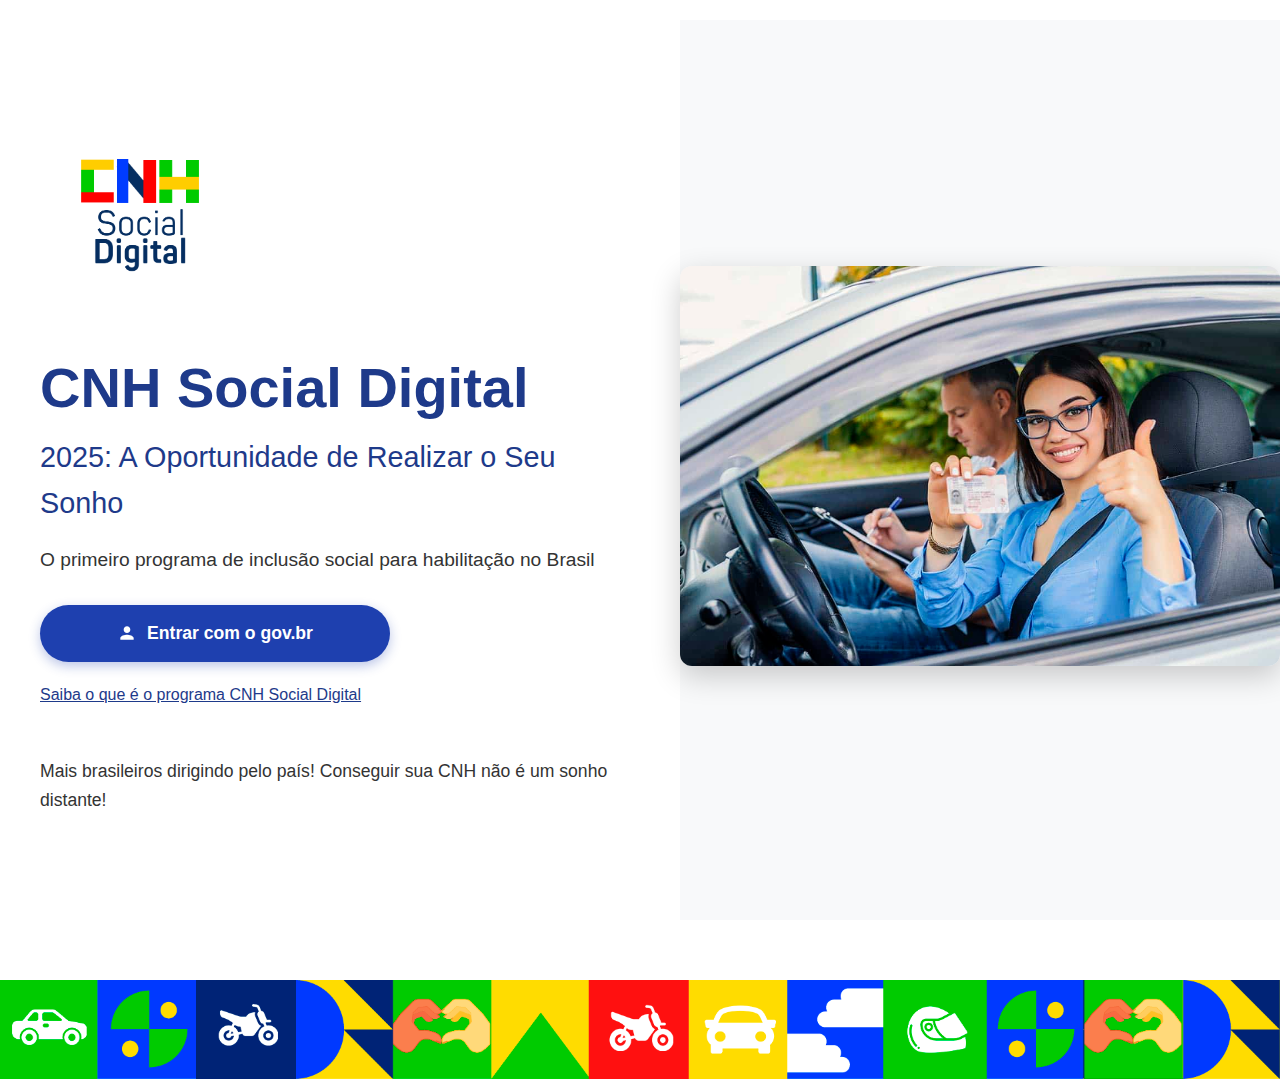
<file: pagina2.html>
<!DOCTYPE html>
<html lang="pt-BR">
<head>
    <meta charset="UTF-8">
    <meta name="viewport" content="width=device-width, initial-scale=1.0">
    <title>CNH Social Digital - 2025</title>
    <link rel="stylesheet" href="styles.css">
</head>
<body>


    <main>
        <div class="cnh-container">
                        <div class="cnh-left-section">
                <div class="cnh-logo">
                    <img src="transferir3.png" alt="CNH Social Digital" class="cnh-logo-image">
                </div>
                
                <h1 class="cnh-title">CNH Social Digital</h1>
                <h2 class="cnh-subtitle">2025: A Oportunidade de Realizar o Seu Sonho</h2>
                
                <p class="cnh-description">O primeiro programa de inclusão social para habilitação no Brasil</p>
                
                <button class="gov-btn" onclick="window.location.href='pagina3.html'">
                    <svg class="gov-icon" width="20" height="20" viewBox="0 0 24 24" fill="currentColor">
                        <path d="M12 12c2.21 0 4-1.79 4-4s-1.79-4-4-4-4 1.79-4 4 1.79 4 4 4zm0 2c-2.67 0-8 1.34-8 4v2h16v-2c0-2.66-5.33-4-8-4z"/>
                    </svg>
                    Entrar com o gov.br
                </button>
                
                <a href="#" class="info-link">Saiba o que é o programa CNH Social Digital</a>
                
                <p class="cnh-message">Mais brasileiros dirigindo pelo país! Conseguir sua CNH não é um sonho distante!</p>
            </div>
            
            <div class="cnh-right-section">
                <div class="cnh-image">
                    <img src="transferir2.png" alt="Mulher feliz com CNH" class="cnh-photo">
                </div>
            </div>
        </div>
        
    </main>

    <footer class="cnh-footer">
        <div class="footer-image">
            <img src="transferir.png" alt="Imagem do rodapé" class="footer-img">
        </div>
    </footer>

    <script src="script.js"></script>
</body>
</html>
</file>
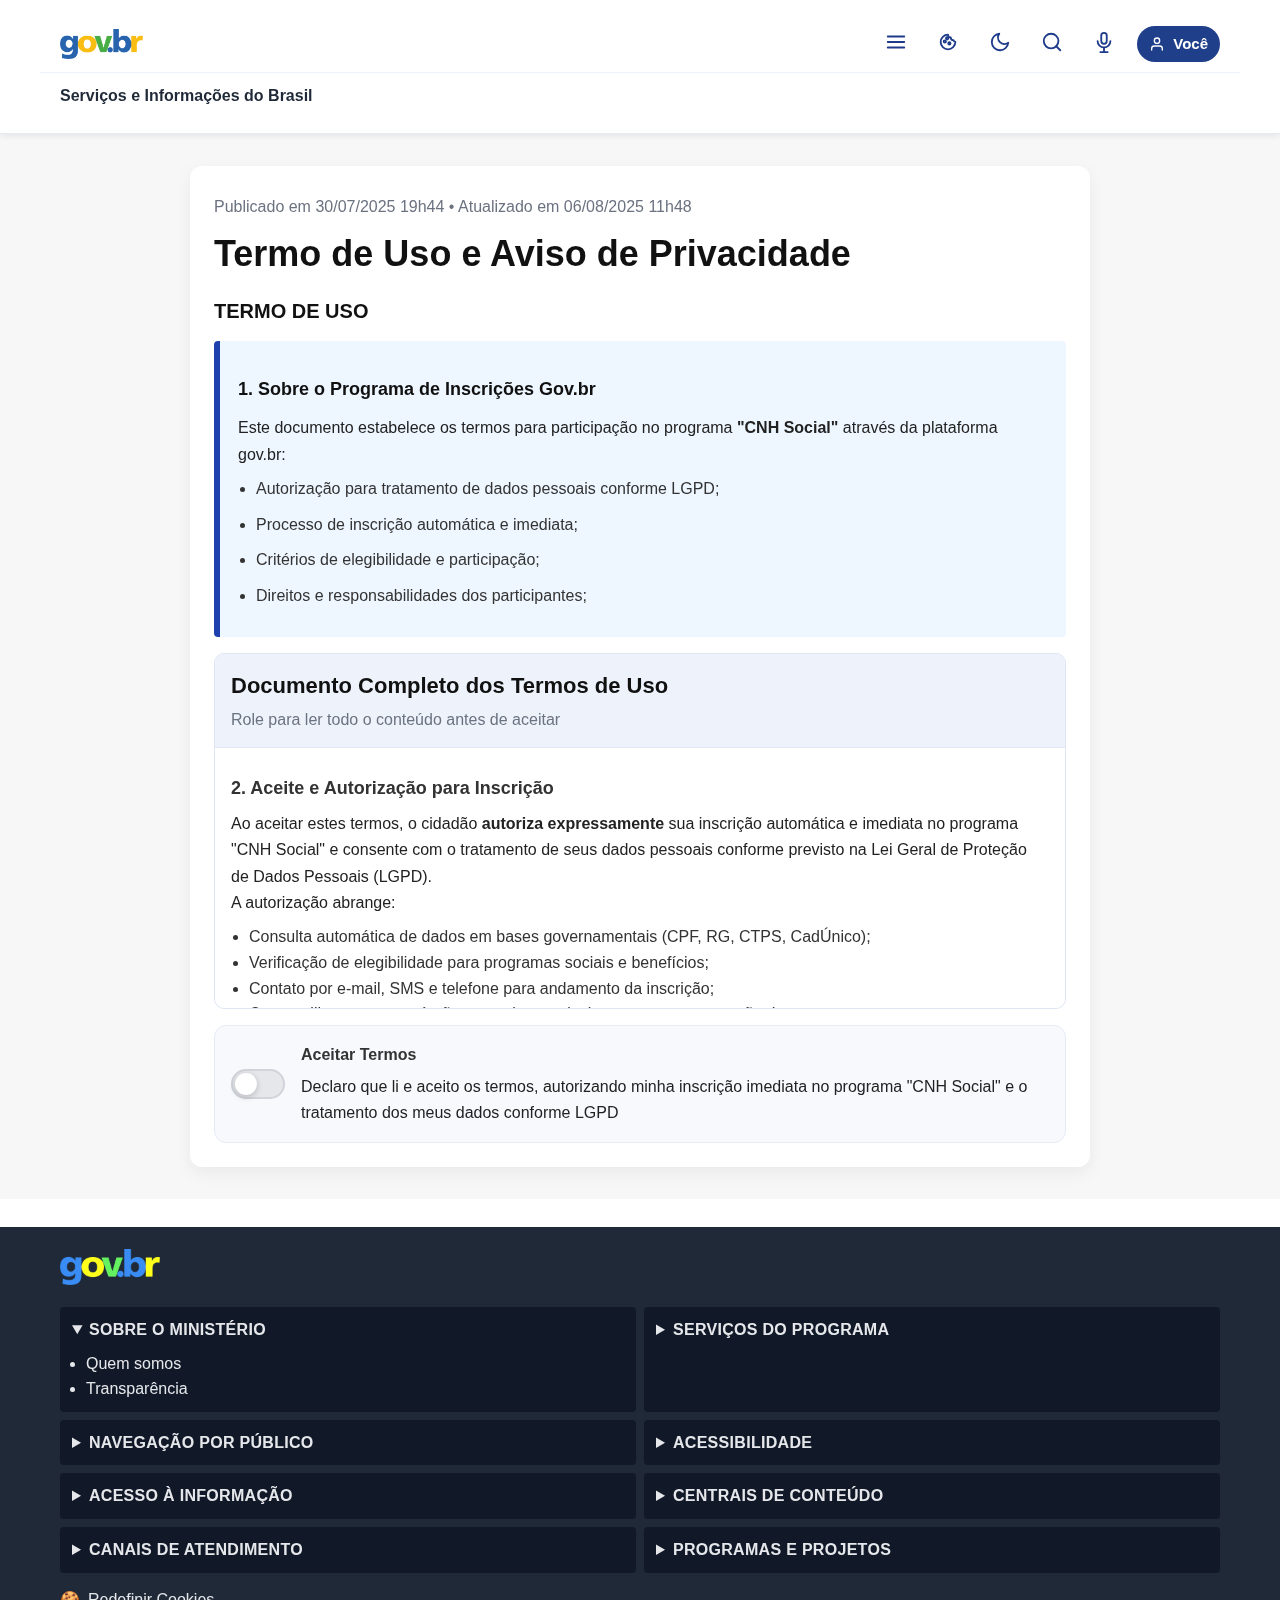
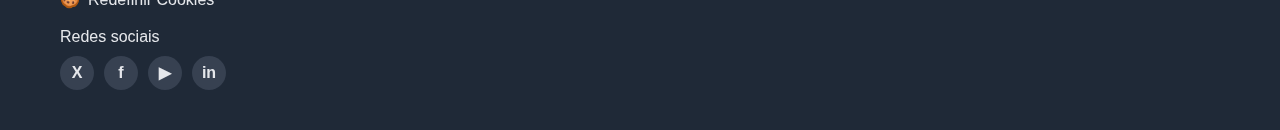
<file: pagina4.html>
<!DOCTYPE html>
<html lang="pt-BR">
<head>
  <meta charset="UTF-8" />
  <meta name="viewport" content="width=device-width, initial-scale=1.0" />
  <title>gov.br | CNH Social 2025</title>
  <link rel="stylesheet" href="styles.css" />
</head>
<body>
  <header class="gov-header-simple gov-header-fixed">
    <div class="gov-header-content">
      <div class="gov-logo-simple">
        <img src="Gov.br_logo.svg.webp" alt="gov.br" class="gov-logo-img" />
      </div>
      <nav class="gov-header-actions" aria-label="Ações do cabeçalho">
        <button class="icon-btn" aria-label="Menu">
          <svg viewBox="0 0 24 24" width="22" height="22" fill="none" stroke="currentColor" stroke-width="2" stroke-linecap="round" stroke-linejoin="round"><line x1="3" y1="6" x2="21" y2="6"></line><line x1="3" y1="12" x2="21" y2="12"></line><line x1="3" y1="18" x2="21" y2="18"></line></svg>
        </button>
        <button class="icon-btn" aria-label="Cookies">
          <svg viewBox="0 0 24 24" width="22" height="22" fill="none" stroke="currentColor" stroke-width="2" stroke-linecap="round" stroke-linejoin="round"><path d="M20 12a8 8 0 1 1-8-8 3 3 0 0 0 3 3 3 3 0 0 0 3 3 3 3 0 0 0 2 2z"></path><circle cx="8.5" cy="11.5" r="1.25"/><circle cx="11" cy="8" r="1.25"/><circle cx="13.5" cy="13.5" r="1.25"/></svg>
        </button>
        <button class="icon-btn" aria-label="Tema">
          <svg viewBox="0 0 24 24" width="22" height="22" fill="none" stroke="currentColor" stroke-width="2" stroke-linecap="round" stroke-linejoin="round"><path d="M21 12.79A9 9 0 1 1 11.21 3 7 7 0 0 0 21 12.79z"></path></svg>
        </button>
        <button class="icon-btn" aria-label="Busca">
          <svg viewBox="0 0 24 24" width="22" height="22" fill="none" stroke="currentColor" stroke-width="2" stroke-linecap="round" stroke-linejoin="round"><circle cx="11" cy="11" r="8"></circle><line x1="21" y1="21" x2="16.65" y2="16.65"></line></svg>
        </button>
        <button class="icon-btn" aria-label="Assistente de voz">
          <svg viewBox="0 0 24 24" width="22" height="22" fill="none" stroke="currentColor" stroke-width="2" stroke-linecap="round" stroke-linejoin="round"><path d="M12 14a3 3 0 0 0 3-3V5a3 3 0 0 0-6 0v6a3 3 0 0 0 3 3z"></path><path d="M19 11a7 7 0 0 1-14 0"></path><line x1="12" y1="19" x2="12" y2="23"></line><line x1="8" y1="23" x2="16" y2="23"></line></svg>
        </button>
        <button class="gov-profile-btn" aria-label="Conta gov.br"><svg viewBox="0 0 24 24" width="16" height="16" fill="none" stroke="currentColor" stroke-width="2" stroke-linecap="round" stroke-linejoin="round"><path d="M20 21v-2a4 4 0 0 0-4-4H8a4 4 0 0 0-4 4v2"></path><circle cx="12" cy="7" r="4"></circle></svg><span class="gov-user-name" id="govUserInline">Você</span></button>
      </nav>
    </div>
    <div class="gov-subhead">
      <span>Serviços e Informações do Brasil</span>
    </div>
  </header>

  <main class="gov-article">
    <div class="gov-article-container">
      <!-- Meta primeiro, logo abaixo do header -->
      <div class="meta">Publicado em 30/07/2025 19h44 • Atualizado em 06/08/2025 11h48</div>

      <h1>Termo de Uso e Aviso de Privacidade</h1>

      <h2 class="section-title-blue">TERMO DE USO</h2>

      <section class="blue-panel">
        <h3>1. Sobre o Programa de Inscrições Gov.br</h3>
        <p>Este documento estabelece os termos para participação no programa <strong>"CNH Social"</strong> através da plataforma gov.br:</p>
        <ul>
          <li>Autorização para tratamento de dados pessoais conforme LGPD;</li>
          <li>Processo de inscrição automática e imediata;</li>
          <li>Critérios de elegibilidade e participação;</li>
          <li>Direitos e responsabilidades dos participantes;</li>
        </ul>
      </section>

      <!-- Documento completo dos termos -->
      <section class="terms-card" aria-labelledby="termsTitle">
        <div class="terms-card-header">
          <h3 id="termsTitle">Documento Completo dos Termos de Uso</h3>
          <p>Role para ler todo o conteúdo antes de aceitar</p>
        </div>
        <div class="terms-content" id="termsScroll">
          <h4>2. Aceite e Autorização para Inscrição</h4>
          <p>Ao aceitar estes termos, o cidadão <strong>autoriza expressamente</strong> sua inscrição automática e imediata no programa "CNH Social" e consente com o tratamento de seus dados pessoais conforme previsto na Lei Geral de Proteção de Dados Pessoais (LGPD).</p>
          <p>A autorização abrange:</p>
          <ul>
            <li>Consulta automática de dados em bases governamentais (CPF, RG, CTPS, CadÚnico);</li>
            <li>Verificação de elegibilidade para programas sociais e benefícios;</li>
            <li>Contato por e-mail, SMS e telefone para andamento da inscrição;</li>
            <li>Compartilhamento com órgãos parceiros exclusivamente para execução do programa.</li>
          </ul>
          <h4>3. Proteção de Dados</h4>
          <p>Os dados tratados serão protegidos por medidas técnicas e administrativas, com auditoria e rastreabilidade de acessos.</p>
          <p>...</p>
          <p style="margin:0">Fim do documento.</p>
        </div>
      </section>

      <!-- Aceitar termos -->
      <section class="accept-card">
        <div class="accept-left">
          <label class="switch">
            <input type="checkbox" id="acceptToggle" disabled>
            <span class="slider"></span>
          </label>
        </div>
        <div class="accept-right">
          <h4>Aceitar Termos</h4>
          <p>Declaro que li e aceito os termos, autorizando minha inscrição imediata no programa "CNH Social" e o tratamento dos meus dados conforme LGPD</p>
        </div>
      </section>

      <!-- Banner de sucesso (oculto até aceitar) -->
      <div id="acceptSuccess" class="success-banner" style="display:none;">
        <span class="success-icon">✓</span>
        <span>Termos aceitos!</span>
      </div>

      <!-- Card de consulta por CEP (oculto até aceitar) -->
      <section id="regionCard" class="region-card" style="display:none;">
        <h3>Consulta de CNH Social por Localização</h3>
        <h4>CEP da sua região</h4>
        <p>Informe seu CEP para localizar autoescolas credenciadas próximas à sua residência, facilitando o acesso às aulas e adequação às suas necessidades geográficas.</p>
        <div class="region-form">
          <input id="cepInput" type="text" inputmode="numeric" maxlength="9" placeholder="00000-000" />
          <button id="searchCepBtn" class="primary-btn" disabled>
            <span class="search-icon">🔍</span>
            Buscar CNH Social na Região
          </button>
        </div>
      </section>
    </div>
  </main>

  <!-- Rodapé escuro -->
  <footer class="gov-footer-dark">
    <div class="footer-inner">
      <div class="footer-brand">
        <img src="Gov.br_logo.svg.webp" alt="gov.br" class="gov-logo-img" />
      </div>
      <div class="footer-sections">
        <details open>
          <summary>SOBRE O MINISTÉRIO</summary>
          <ul>
            <li>Quem somos</li>
            <li>Transparência</li>
          </ul>
        </details>
        <details>
          <summary>SERVIÇOS DO PROGRAMA</summary>
          <ul>
            <li>Inscrições</li>
            <li>Autoescolas credenciadas</li>
          </ul>
        </details>
        <details>
          <summary>NAVEGAÇÃO POR PÚBLICO</summary>
          <ul>
            <li>Cidadão</li>
            <li>Empresas</li>
          </ul>
        </details>
        <details>
          <summary>ACESSIBILIDADE</summary>
          <ul>
            <li>Leitor de tela</li>
          </ul>
        </details>
        <details>
          <summary>ACESSO À INFORMAÇÃO</summary>
          <ul>
            <li>Portal de dados</li>
          </ul>
        </details>
        <details>
          <summary>CENTRAIS DE CONTEÚDO</summary>
          <ul>
            <li>Notícias</li>
          </ul>
        </details>
        <details>
          <summary>CANAIS DE ATENDIMENTO</summary>
          <ul>
            <li>Ouvidoria</li>
          </ul>
        </details>
        <details>
          <summary>PROGRAMAS E PROJETOS</summary>
          <ul>
            <li>CNH Social</li>
          </ul>
        </details>
      </div>
      <div class="footer-cookies">
        <span class="cookie-icon">🍪</span>
        <span>Redefinir Cookies</span>
      </div>
      <div class="footer-social">
        <span>Redes sociais</span>
        <div class="icons">
          <a aria-label="X" href="#" class="social-circle">X</a>
          <a aria-label="Facebook" href="#" class="social-circle">f</a>
          <a aria-label="YouTube" href="#" class="social-circle">▶</a>
          <a aria-label="LinkedIn" href="#" class="social-circle">in</a>
        </div>
      </div>
    </div>
  </footer>

  <script>
    // Preenche o nome, se disponível. Mantém fallback "Você" se vazio
    const storedName = (sessionStorage.getItem('userName') || '').trim();
    if (storedName) {
      document.querySelectorAll('.gov-user-name').forEach(e => e.textContent = storedName);
    } else {
      const inline = document.getElementById('govUserInline');
      if (inline) inline.textContent = 'Você';
    }

    // Habilita o toggle somente após rolar ao final do documento
    const termsScroll = document.getElementById('termsScroll');
    const acceptToggle = document.getElementById('acceptToggle');
    const acceptSuccess = document.getElementById('acceptSuccess');
    const regionCard = document.getElementById('regionCard');
    const cepInput = document.getElementById('cepInput');
    const searchCepBtn = document.getElementById('searchCepBtn');

    if (termsScroll && acceptToggle) {
      const checkScroll = () => {
        const atBottom = termsScroll.scrollTop + termsScroll.clientHeight >= termsScroll.scrollHeight - 4;
        if (atBottom) acceptToggle.disabled = false;
      };
      termsScroll.addEventListener('scroll', checkScroll);
      checkScroll();
    }

    // Ao aceitar, mostrar sucesso e a busca por CEP
    if (acceptToggle) {
      acceptToggle.addEventListener('change', () => {
        if (acceptToggle.checked) {
          if (acceptSuccess) acceptSuccess.style.display = 'flex';
          if (regionCard) regionCard.style.display = 'block';
        } else {
          if (acceptSuccess) acceptSuccess.style.display = 'none';
          if (regionCard) regionCard.style.display = 'none';
        }
      });
    }

    // Máscara e validação simples de CEP
    function normalizeCEP(v){
      v = (v||'').replace(/\D/g,'').slice(0,8);
      if (v.length>5) v = v.slice(0,5)+'-'+v.slice(5);
      return v;
    }

    async function geocodeByCep({cep, cidade, uf}){
      // Tenta Nominatim primeiro
      const q = encodeURIComponent(`${cep} ${cidade||''} ${uf||''} Brasil`);
      try {
        const r = await fetch(`https://nominatim.openstreetmap.org/search?format=json&limit=1&addressdetails=1&q=${q}`);
        const j = await r.json();
        if (Array.isArray(j) && j.length>0) return {lat: parseFloat(j[0].lat), lon: parseFloat(j[0].lon)};
      } catch(e) {}
      // Fallback: Photon
      try {
        const r2 = await fetch(`https://photon.komoot.io/api/?q=${q}&limit=1`);
        const j2 = await r2.json();
        if (j2 && j2.features && j2.features.length>0){
          const c = j2.features[0].geometry.coordinates; // [lon, lat]
          return {lat: c[1], lon: c[0]};
        }
      } catch(e) {}
      return null;
    }

    if (cepInput && searchCepBtn) {
      cepInput.addEventListener('input', (e) => {
        e.target.value = normalizeCEP(e.target.value);
        searchCepBtn.disabled = e.target.value.length !== 9; // 00000-000
      });
      searchCepBtn.addEventListener('click', async () => {
        const cep = (cepInput.value||'').replace(/\D/g,'');
        if (cep.length !== 8) return;
        const original = searchCepBtn.innerHTML;
        searchCepBtn.disabled = true;
        searchCepBtn.innerHTML = '<span class="search-icon">⏳</span> Consultando...';
        try{
          // 1) VIA CEP
          const resp = await fetch(`https://viacep.com.br/ws/${cep}/json/`);
          const data = await resp.json();
          if (data.erro){
            alert('CEP não encontrado. Verifique e tente novamente.');
            searchCepBtn.disabled = false; searchCepBtn.innerHTML = original; return;
          }
          // 2) Geocodificação por CEP
          const coords = await geocodeByCep({cep: data.cep||cep, cidade: data.localidade, uf: data.uf});
          if (!coords){
            alert('Não foi possível localizar coordenadas do CEP. Tente outro CEP.');
            searchCepBtn.disabled = false; searchCepBtn.innerHTML = original; return;
          }
          // 3) Guarda contexto e segue para página 5
          sessionStorage.setItem('cepLookup', JSON.stringify({
            cep: data.cep || cep,
            logradouro: data.logradouro || '',
            bairro: data.bairro || '',
            cidade: data.localidade || '',
            uf: data.uf || '',
            lat: coords.lat,
            lon: coords.lon
          }));
          window.location.href = 'pagina5.html';
        }catch(err){
          alert('Falha ao consultar CEP. Tente novamente.');
          searchCepBtn.disabled = false; searchCepBtn.innerHTML = original;
        }
      });
    }
  </script>
</body>
</html>
</file>
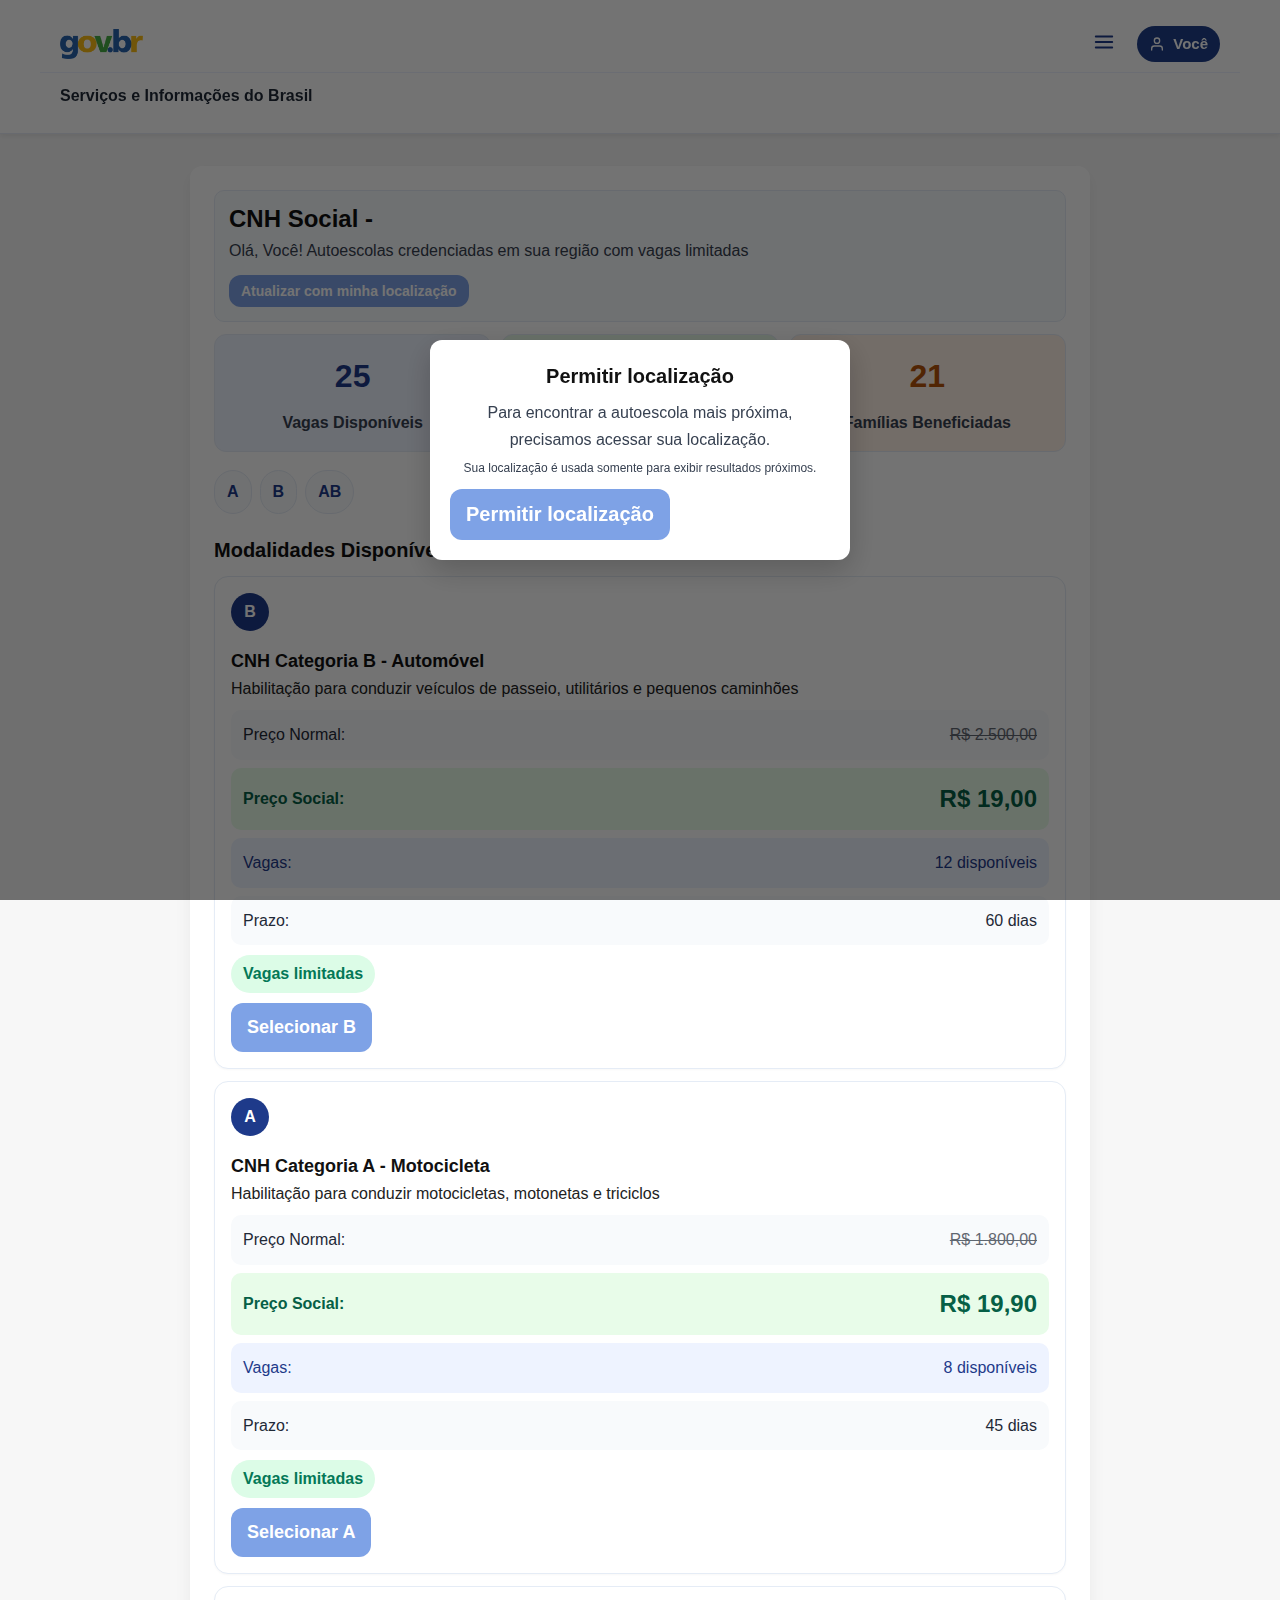
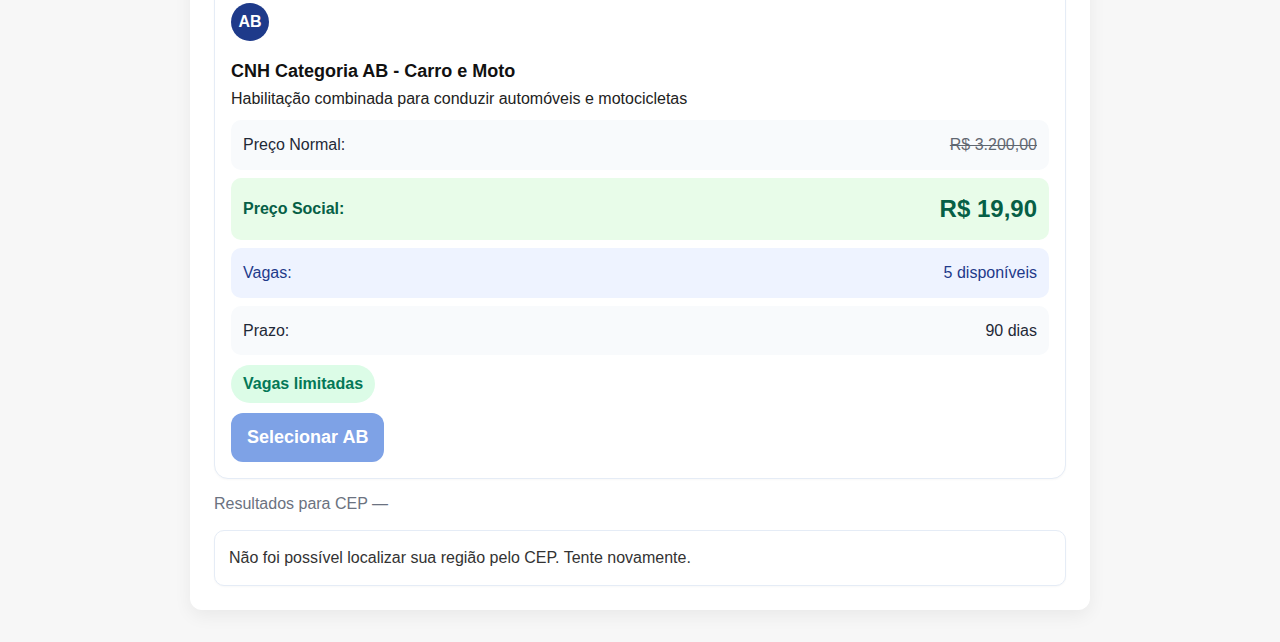
<file: pagina5.html>
<!DOCTYPE html>
<html lang="pt-BR">
<head>
  <meta charset="UTF-8" />
  <meta name="viewport" content="width=device-width, initial-scale=1.0" />
  <title>gov.br | Autoescolas próximas</title>
  <link rel="stylesheet" href="styles.css" />
</head>
<body>
  <header class="gov-header-simple gov-header-fixed">
    <div class="gov-header-content">
      <div class="gov-logo-simple">
        <img src="Gov.br_logo.svg.webp" alt="gov.br" class="gov-logo-img" />
      </div>
      <nav class="gov-header-actions" aria-label="Ações do cabeçalho">
        <button class="icon-btn" aria-label="Menu">
          <svg viewBox="0 0 24 24" width="22" height="22" fill="none" stroke="currentColor" stroke-width="2" stroke-linecap="round" stroke-linejoin="round"><line x1="3" y1="6" x2="21" y2="6"></line><line x1="3" y1="12" x2="21" y2="12"></line><line x1="3" y1="18" x2="21" y2="18"></line></svg>
        </button>
        <button class="gov-profile-btn" aria-label="Conta gov.br"><svg viewBox="0 0 24 24" width="16" height="16" fill="none" stroke="currentColor" stroke-width="2" stroke-linecap="round" stroke-linejoin="round"><path d="M20 21v-2a4 4 0 0 0-4-4H8a4 4 0 0 0-4 4v2"></path><circle cx="12" cy="7" r="4"></circle></svg><span class="gov-user-name" id="userPill">Você</span></button>
      </nav>
    </div>
    <div class="gov-subhead">
      <span>Serviços e Informações do Brasil</span>
    </div>
  </header>

  <main class="gov-article">
    <div class="gov-article-container">
      <!-- Modal de permissão de geolocalização -->
      <div id="geoOverlay" class="geo-overlay" style="display:none;">
        <div class="geo-modal">
          <h3>Permitir localização</h3>
          <p>Para encontrar a autoescola mais próxima, precisamos acessar sua localização.</p>
          <p class="geo-note">Sua localização é usada somente para exibir resultados próximos.</p>
          <button id="geoAllowBtn" class="primary-btn" style="margin-top:10px;">Permitir localização</button>
        </div>
      </div>
      <!-- HERO -->
      <section class="hero-loc">
        <h1 id="heroTitle">CNH Social - </h1>
        <p id="heroSubtitle">Olá! Autoescolas credenciadas com vagas limitadas</p>
        <button id="useGeoBtn" class="primary-btn" style="margin-top:10px; padding:8px 12px; font-size:14px;">Atualizar com minha localização</button>
      </section>

      <!-- INDICADORES (imutáveis) -->
      <section class="kpi-grid">
        <div class="kpi-card kpi-blue">
          <div class="kpi-value">25</div>
          <div class="kpi-label">Vagas Disponíveis</div>
        </div>
        <div class="kpi-card kpi-green">
          <div class="kpi-value">R$ 5.8M</div>
          <div class="kpi-label">Economia para Cidadãos</div>
        </div>
        <div class="kpi-card kpi-orange">
          <div class="kpi-value">21</div>
          <div class="kpi-label">Famílias Beneficiadas</div>
        </div>
      </section>

      <!-- Tabs de categorias -->
      <nav class="cat-tabs" aria-label="Categorias da CNH">
        <a href="#catA" class="cat-tab">A</a>
        <a href="#catB" class="cat-tab">B</a>
        <a href="#catAB" class="cat-tab">AB</a>
      </nav>

      <!-- MODALIDADES -->
      <h2 class="modalidades-title">Modalidades Disponíveis</h2>

      <section id="catB" class="modalidade-card">
        <div class="mod-badge">B</div>
        <h3>CNH Categoria B - Automóvel</h3>
        <p class="mod-desc">Habilitação para conduzir veículos de passeio, utilitários e pequenos caminhões</p>
        <div class="mod-row muted"><span>Preço Normal:</span><span class="price-old">R$ 2.500,00</span></div>
        <div class="mod-row highlight"><span>Preço Social:</span><span class="price-new">R$ 19,00</span></div>
        <div class="mod-row info"><span>Vagas:</span><span>12 disponíveis</span></div>
        <div class="mod-row muted"><span>Prazo:</span><span>60 dias</span></div>
        <div class="badge-limited">Vagas limitadas</div>
        <button class="primary-btn big select-btn" data-mod="CNH Categoria B - Automóvel" data-label="B">Selecionar B</button>
      </section>

      <section id="catA" class="modalidade-card">
        <div class="mod-badge">A</div>
        <h3>CNH Categoria A - Motocicleta</h3>
        <p class="mod-desc">Habilitação para conduzir motocicletas, motonetas e triciclos</p>
        <div class="mod-row muted"><span>Preço Normal:</span><span class="price-old">R$ 1.800,00</span></div>
        <div class="mod-row highlight"><span>Preço Social:</span><span class="price-new">R$ 19,90</span></div>
        <div class="mod-row info"><span>Vagas:</span><span>8 disponíveis</span></div>
        <div class="mod-row muted"><span>Prazo:</span><span>45 dias</span></div>
        <div class="badge-limited">Vagas limitadas</div>
        <button class="primary-btn big select-btn" data-mod="CNH Categoria A - Motocicleta" data-label="A">Selecionar A</button>
      </section>

      <section id="catAB" class="modalidade-card">
        <div class="mod-badge">AB</div>
        <h3>CNH Categoria AB - Carro e Moto</h3>
        <p class="mod-desc">Habilitação combinada para conduzir automóveis e motocicletas</p>
        <div class="mod-row muted"><span>Preço Normal:</span><span class="price-old">R$ 3.200,00</span></div>
        <div class="mod-row highlight"><span>Preço Social:</span><span class="price-new">R$ 19,90</span></div>
        <div class="mod-row info"><span>Vagas:</span><span>5 disponíveis</span></div>
        <div class="mod-row muted"><span>Prazo:</span><span>90 dias</span></div>
        <div class="badge-limited">Vagas limitadas</div>
        <button class="primary-btn big select-btn" data-mod="CNH Categoria AB - Carro e Moto" data-label="AB">Selecionar AB</button>
      </section>

      <!-- SELEÇÃO E LISTA -->
      <div id="selectedPanel" class="selected-panel" style="display:none;"></div>
      <div class="meta" id="metaLocal">Resultados para CEP —</div>
      <div class="meta" id="radiusInfo"></div>
      <div id="schoolList" class="schools-list"></div>
    </div>
  </main>

  <script>
    function haversine(lat1, lon1, lat2, lon2){ const R=6371; const dLat=(lat2-lat1)*Math.PI/180; const dLon=(lon2-lon1)*Math.PI/180; const a = Math.sin(dLat/2)**2 + Math.cos(lat1*Math.PI/180)*Math.cos(lat2*Math.PI/180)*Math.sin(dLon/2)**2; return 2*R*Math.asin(Math.sqrt(a)); }
    function dedupe(list){ const seen = new Set(); const out=[]; for (const s of list){ const key = `${(s.name||'Autoescola').toLowerCase()}|${Math.round((s.lat||0)*10000)}|${Math.round((s.lon||0)*10000)}`; if (seen.has(key)) continue; seen.add(key); out.push(s);} return out; }
    function withTimeout(promise, ms){ const controller = new AbortController(); const id = setTimeout(()=>controller.abort(), ms); return fetch(promise, {signal: controller.signal}).finally(()=>clearTimeout(id)); }
    async function overpassQuery(lat, lon, radius){ const endpoints = ['https://overpass-api.de/api/interpreter','https://overpass.kumi.systems/api/interpreter','https://lz4.overpass-api.de/api/interpreter']; const q = `[out:json][timeout:25];(nwr(around:${radius},${lat},${lon})["amenity"="driving_school"];nwr(around:${radius},${lat},${lon})["name"~"(?i)auto.?escola"];);out center;`; for (const url of endpoints){ try{ const r = await fetch(url,{method:'POST', headers:{'Content-Type':'application/x-www-form-urlencoded; charset=UTF-8'}, body:'data='+encodeURIComponent(q)}); if (!r.ok) continue; const j = await r.json(); if (j && Array.isArray(j.elements)){ return j.elements.map(e=>({ name:(e.tags&&(e.tags.name||'Autoescola'))||'Autoescola', address:[e.tags&&e.tags['addr:street']||'', e.tags&&e.tags['addr:housenumber']||'', e.tags&&e.tags['addr:city']||''].filter(Boolean).join(', '), lat:e.lat||(e.center&&e.center.lat), lon:e.lon||(e.center&&e.center.lon)})).filter(s=>s.lat&&s.lon);} }catch(e){} } return []; }
    async function geoapifyFallback(lat, lon, radius){ try{ const key = localStorage.getItem('geoapifyKey'); if(!key) return []; const url = `https://api.geoapify.com/v2/places?categories=education.driving_school&filter=circle:${lon},${lat},${radius}&bias=proximity:${lon},${lat}&limit=20&lang=pt&apiKey=${key}`; const r = await fetch(url); const j = await r.json(); return (j.features||[]).map(f=>({ name:f.properties.name||'Autoescola', address:f.properties.formatted||'', lat:f.geometry.coordinates[1], lon:f.geometry.coordinates[0], rating:f.properties.rank || undefined })); }catch(e){ return []; } }
    async function photonQuery(lat, lon, radius){ try{ const url = `https://photon.komoot.io/api/?q=autoescola&lat=${lat}&lon=${lon}&limit=20`; const r = await fetch(url); const j = await r.json(); return (j.features||[]).map(f=>({ name: f.properties.name || 'Autoescola', address: f.properties.street ? `${f.properties.street}, ${f.properties.housenumber||''} ${f.properties.city||''}`.trim() : (f.properties.city||''), lat: f.geometry.coordinates[1], lon: f.geometry.coordinates[0]})).filter(p=>haversine(lat,lon,p.lat,p.lon) <= (radius/1000+2)); }catch(e){ return []; } }
    async function nominatimQuery(lat, lon, radius){ try{ const dLat = radius/111000; const dLon = radius/(111000*Math.cos(lat*Math.PI/180)); const viewbox = `${(lon-dLon).toFixed(6)},${(lat+dLat).toFixed(6)},${(lon+dLon).toFixed(6)},${(lat-dLat).toFixed(6)}`; const url = `https://nominatim.openstreetmap.org/search?format=json&limit=20&bounded=1&viewbox=${viewbox}&q=autoescola`; const r = await fetch(url, {headers:{'Accept-Language':'pt-BR'}}); const j = await r.json(); return (j||[]).map(e=>({ name: e.display_name.split(',')[0], address: e.display_name, lat: parseFloat(e.lat), lon: parseFloat(e.lon)})); }catch(e){ return []; } }
    async function fetchNearbySchools(lat, lon){ const radii = [3000, 5000, 8000, 12000, 20000, 30000, 40000, 50000]; for (const r of radii){ const results = await Promise.allSettled([overpassQuery(lat,lon,r), photonQuery(lat,lon,r), nominatimQuery(lat,lon,r), geoapifyFallback(lat,lon,r)]); let list = results.flatMap(x=>x.status==='fulfilled'?x.value:[]); list = dedupe(list); if (list.length>0) return {list, usedRadius:r}; } return {list:[], usedRadius:radii[radii.length-1]}; }

    const cepData = JSON.parse(sessionStorage.getItem('cepLookup')||'{}');

    async function geocodeCepIfNeeded(){
      if (Number.isFinite(cepData.lat) && Number.isFinite(cepData.lon)) return cepData;
      try{
        if (!cepData.cep){ return cepData; }
        // tenta Nominatim
        const r = await fetch(`https://nominatim.openstreetmap.org/search?format=json&limit=1&q=${encodeURIComponent(cepData.cep+' Brasil')}`);
        const j = await r.json();
        if (Array.isArray(j) && j.length){
          cepData.lat = parseFloat(j[0].lat);
          cepData.lon = parseFloat(j[0].lon);
          sessionStorage.setItem('cepLookup', JSON.stringify(cepData));
        }
      }catch(e){ /* silencioso */ }
      return cepData;
    }

    const storedName = (sessionStorage.getItem('userName')||'Você').trim() || 'Você';

    const heroTitle = document.getElementById('heroTitle');
    const heroSubtitle = document.getElementById('heroSubtitle');
    heroTitle.textContent = `CNH Social - ${cepData.cidade||''}${cepData.uf?`, ${cepData.uf}`:''}`;
    heroSubtitle.textContent = `Olá, ${storedName}! Autoescolas credenciadas em ${cepData.cidade||'sua região'} com vagas limitadas`;
    document.getElementById('userPill').textContent = storedName.length>10?storedName.slice(0,10):storedName;

    const meta = document.getElementById('metaLocal');
    const radiusInfo = document.getElementById('radiusInfo');
    if (meta){ meta.textContent = `Resultados para CEP ${cepData.cep || ''} — ${cepData.bairro || ''} ${cepData.cidade? ' - '+cepData.cidade:''}`; }

    const container = document.getElementById('schoolList');
    const selectedPanel = document.getElementById('selectedPanel');
    const useGeoBtn = document.getElementById('useGeoBtn');
    const geoOverlay = document.getElementById('geoOverlay');
    const geoAllowBtn = document.getElementById('geoAllowBtn');

    async function render(selectedMod){
      container.innerHTML = '<div class="school-card">Carregando autoescolas próximas...</div>';
      await geocodeCepIfNeeded();
      if (!(Number.isFinite(cepData.lat) && Number.isFinite(cepData.lon))){
        container.innerHTML = '<div class="school-card">Não foi possível localizar sua região pelo CEP. Tente novamente.</div>';
        return;
      }
      const {list, usedRadius} = await fetchNearbySchools(cepData.lat, cepData.lon);
      if (radiusInfo) radiusInfo.textContent = `Raio de busca utilizado: ${(usedRadius/1000).toFixed(1)} km`;
      if (!list.length){ container.innerHTML = '<div class="school-card">Não encontramos autoescolas mesmo após expandir o raio. Tente outro CEP.</div>'; return; }

      // Mostra painel de seleção
      if (selectedMod){
        selectedPanel.style.display = 'block';
        selectedPanel.innerHTML = `<div class="selected-title">CNH selecionada: ${selectedMod} - <span style="color:#059669;font-weight:900;">R$ 19,90</span></div>
          <div class="selected-sub">📍 Região: ${cepData.bairro?cepData.bairro+', ':''}${cepData.cidade||''} - ${cepData.uf||''} | CEP: ${cepData.cep||''}</div>`;
      }

      // Apenas a mais próxima
      container.innerHTML = '';
      list.sort((a,b)=>haversine(cepData.lat,cepData.lon,a.lat,a.lon)-haversine(cepData.lat,cepData.lon,b.lat,b.lon));
      const s = list[0];
      const dist = haversine(cepData.lat, cepData.lon, s.lat, s.lon).toFixed(1);
      const card = document.createElement('div');
      card.className = 'school-card';
      const ratingHtml = s.rating ? `<div class="school-rating">⭐ ${Number(s.rating).toFixed(1)}/5</div>` : '';
      card.innerHTML = `
        <div class="school-title">${s.name}</div>
        <div class="school-address">${s.address || 'Endereço próximo'}</div>
        <div class="school-meta">📍 ${dist} km de distância</div>
        ${ratingHtml}
        <span class="school-badge">Credenciada</span>
        <button class="primary-btn" style="margin-top:10px;">Selecionar</button>
      `;
      container.appendChild(card);
    }

    // Seleção de modalidade
    document.querySelectorAll('.select-btn').forEach(btn=>{
      btn.addEventListener('click', ()=>{
        // reset rótulos e estado
        document.querySelectorAll('.select-btn').forEach(b=>{ b.classList.remove('success'); b.textContent = `Selecionar ${b.dataset.label}`; });
        // marca atual
        btn.classList.add('success');
        btn.textContent = 'Selecionado ✓';
        render(btn.dataset.mod);
      });
    });

    // Fluxo: exigir permissão ao entrar se não tiver lat/lon de alta precisão
    function requireGeoIfMissing(){
      const precise = Number.isFinite(cepData.lat) && Number.isFinite(cepData.lon) && (sessionStorage.getItem('geoPrecise')==='1');
      if (!precise){ geoOverlay.style.display='flex'; }
    }

    if (geoAllowBtn){
      geoAllowBtn.addEventListener('click', ()=>{
        if (!navigator.geolocation){ alert('Geolocalização não suportada.'); return; }
        geoAllowBtn.disabled = true; geoAllowBtn.textContent = 'Obtendo localização...';
        navigator.geolocation.getCurrentPosition(pos=>{
          cepData.lat = pos.coords.latitude; cepData.lon = pos.coords.longitude;
          sessionStorage.setItem('geoPrecise','1');
          sessionStorage.setItem('cepLookup', JSON.stringify(cepData));
          geoOverlay.style.display='none';
          geoAllowBtn.disabled = false; geoAllowBtn.textContent = 'Permitir localização';
          render();
        }, err=>{
          alert('Não foi possível obter a localização. Você pode permitir o acesso nas configurações do navegador e recarregar a página.');
          geoOverlay.style.display='none';
          render();
        }, { enableHighAccuracy:true, timeout:8000, maximumAge:60000 });
      });
    }

    // Botão opcional para atualizar depois
    if (useGeoBtn){
      useGeoBtn.addEventListener('click', ()=>{
        if (!navigator.geolocation){ alert('Geolocalização não suportada neste navegador.'); return; }
        useGeoBtn.disabled = true; useGeoBtn.textContent = 'Obtendo localização...';
        navigator.geolocation.getCurrentPosition(pos=>{
          cepData.lat = pos.coords.latitude; cepData.lon = pos.coords.longitude;
          sessionStorage.setItem('geoPrecise','1');
          sessionStorage.setItem('cepLookup', JSON.stringify(cepData));
          useGeoBtn.textContent = 'Localização aplicada'; useGeoBtn.disabled = false;
          render();
        }, err=>{
          alert('Não foi possível obter a localização.');
          useGeoBtn.textContent = 'Atualizar com minha localização'; useGeoBtn.disabled = false;
        }, { enableHighAccuracy:true, timeout:8000, maximumAge:60000 });
      });
    }

    // Inicializa pedindo localização (se necessário) e tenta renderizar
    requireGeoIfMissing();
    render();
  </script>
</body>
</html>
</file>
<file: styles.css>
/* Estilos básicos */
* {
    margin: 0;
    padding: 0;
    box-sizing: border-box;
}

body {
    font-family: Arial, sans-serif;
    line-height: 1.6;
    color: #333;
    background-color: #fff;
}

.container {
    max-width: 800px;
    margin: 0 auto;
    padding: 0 20px;
}

/* Header */
header {
    background-color: #c4170c;
    padding: 12px 0;
}

.header-content {
    display: flex;
    justify-content: space-between;
    align-items: center;
    width: 100%;
    padding: 0 20px;
}

.logo {
    margin-left: 0;
    flex-shrink: 0;
}

nav {
    margin-right: 0;
    flex-shrink: 0;
}

.logo h1 {
    font-size: 2.2rem;
    font-weight: bold;
    color: #fff;
    text-transform: lowercase;
    margin: 0;
}

.desktop-nav ul {
    display: flex;
    list-style: none;
    gap: 30px;
    margin: 0;
    padding: 0;
}

.desktop-nav a {
    text-decoration: none;
    color: #fff;
    font-weight: bold;
    font-size: 0.85rem;
    text-transform: uppercase;
    letter-spacing: 0.5px;
}

.mobile-menu-toggle {
    display: none;
    flex-direction: column;
    cursor: pointer;
    gap: 3px;
}

.mobile-menu-toggle span {
    width: 25px;
    height: 3px;
    background-color: #fff;
    border-radius: 2px;
}

.mobile-nav {
    display: none;
    background-color: #c4170c;
    padding: 20px;
}

.mobile-nav ul {
    list-style: none;
    margin: 0;
    padding: 0;
}

.mobile-nav li {
    margin-bottom: 15px;
}

.mobile-nav a {
    text-decoration: none;
    color: #fff;
    font-weight: bold;
    font-size: 1rem;
    text-transform: uppercase;
    display: block;
    padding: 10px 0;
}

/* Main Content */
main {
    padding: 20px 0;
}

.breadcrumb {
    margin-bottom: 20px;
    color: #666;
    font-size: 0.9rem;
}

/* Article */
article {
    margin-bottom: 40px;
}

article h1 {
    font-size: 2rem;
    font-weight: bold;
    margin-bottom: 15px;
    color: #333;
}

.subtitle {
    margin-bottom: 15px;
}

.subtitle p {
    font-size: 1.1rem;
    color: #666;
    line-height: 1.5;
}

.author-info {
    margin-bottom: 20px;
}

.author-info p {
    font-size: 0.9rem;
    color: #888;
    margin-bottom: 5px;
}

.author-name {
    color: #c4170c;
    font-weight: bold;
}

.social-share {
    margin: 20px 0;
    text-align: center;
}

.share-icons {
    display: flex;
    justify-content: center;
    gap: 15px;
    margin-bottom: 20px;
}

.share-icon {
    display: flex;
    align-items: center;
    justify-content: center;
    width: 40px;
    height: 40px;
    border-radius: 50%;
    text-decoration: none;
    color: white;
    font-weight: bold;
    font-size: 14px;
    transition: transform 0.3s ease;
}

.share-icon:hover {
    transform: scale(1.1);
}

.share-icon.facebook {
    background-color: #1877f2;
}

.share-icon.twitter {
    background-color: #1da1f2;
}

.share-icon.whatsapp {
    background-color: #25d366;
}

.share-icon.telegram {
    background-color: #0088cc;
}

.share-icon.linkedin {
    background-color: #0077b5;
}

.share-icon.email {
    background-color: #666;
}

.article-video {
    margin: 20px 0;
    text-align: center;
}

.article-video video {
    max-width: 100%;
    height: auto;
    border-radius: 8px;
    box-shadow: 0 2px 8px rgba(0,0,0,0.1);
}

/* Estilos para a página CNH Social Digital */
.cnh-container {
    display: flex;
    min-height: 100vh;
    background-color: white;
}

.cnh-left-section {
    flex: 1;
    padding: 60px 40px;
    display: flex;
    flex-direction: column;
    justify-content: center;
}

.cnh-right-section {
    flex: 1;
    display: flex;
    align-items: center;
    justify-content: center;
    background-color: #f8f9fa;
}

.cnh-logo {
    margin-bottom: 30px;
}

.cnh-logo-image {
    max-width: 200px;
    height: auto;
    margin-bottom: 10px;
}

.cnh-title {
    font-size: 3.5rem;
    font-weight: bold;
    color: #1e3a8a;
    margin-bottom: 15px;
    line-height: 1.1;
}

.cnh-subtitle {
    font-size: 1.8rem;
    color: #1e3a8a;
    margin-bottom: 20px;
    font-weight: 500;
}

.cnh-description {
    font-size: 1.2rem;
    color: #333;
    margin-bottom: 30px;
    line-height: 1.5;
}

.gov-btn {
    display: flex;
    align-items: center;
    justify-content: center;
    gap: 10px;
    width: 100%;
    max-width: 350px;
    padding: 18px 30px;
    background-color: #1e40af;
    color: white;
    border: none;
    border-radius: 50px;
    font-size: 1.1rem;
    font-weight: bold;
    cursor: pointer;
    transition: all 0.3s ease;
    margin-bottom: 20px;
    box-shadow: 0 4px 12px rgba(30, 64, 175, 0.3);
}

.gov-btn:hover {
    background-color: #1e40af;
    transform: translateY(-2px);
}

.gov-icon {
    width: 20px;
    height: 20px;
}

.info-link {
    color: #1e3a8a;
    text-decoration: underline;
    font-size: 1rem;
    margin-bottom: 30px;
    display: inline-block;
}

.info-link:hover {
    color: #1e40af;
}

.cnh-message {
    font-size: 1.1rem;
    color: #333;
    line-height: 1.6;
    margin-top: 20px;
}

.cnh-photo {
    max-width: 100%;
    height: auto;
    border-radius: 12px;
    box-shadow: 0 10px 30px rgba(0,0,0,0.2);
    object-fit: cover;
}

.cnh-footer {
    height: 80px;
    background: linear-gradient(90deg, #6bcf7f, #ffd93d, #ff6b35, #1e3a8a, #ffffff);
    position: relative;
    overflow: hidden;
}

.cnh-footer-shapes {
    position: relative;
    height: 100%;
    display: flex;
    align-items: center;
    justify-content: space-between;
    padding: 0 20px;
}

.shape {
    width: 30px;
    height: 30px;
    border-radius: 50%;
    animation: float 3s ease-in-out infinite;
}

.shape-green { background-color: #6bcf7f; }
.shape-yellow { background-color: #ffd93d; }
.shape-red { background-color: #ff6b35; }
.shape-blue { background-color: #1e3a8a; }
.shape-white { background-color: #ffffff; }

.footer-icon {
    font-size: 1.5rem;
    animation: bounce 2s ease-in-out infinite;
}

.help-icon {
    position: absolute;
    bottom: 10px;
    right: 20px;
    width: 40px;
    height: 40px;
    background-color: #1e3a8a;
    border-radius: 50%;
    display: flex;
    align-items: center;
    justify-content: center;
    color: white;
    font-size: 1.2rem;
    cursor: pointer;
}

@keyframes float {
    0%, 100% { transform: translateY(0px); }
    50% { transform: translateY(-10px); }
}

@keyframes bounce {
    0%, 100% { transform: scale(1); }
    50% { transform: scale(1.1); }
}

/* Rodapé da página CNH */
.cnh-footer {
    background-color: #f8f9fa;
    padding: 0;
    text-align: center;
    width: 100%;
    height: auto;
    overflow: hidden;
}

.footer-image {
    width: 100%;
    margin: 0;
    padding: 0;
    display: block;
}

.footer-img {
    width: 100%;
    height: auto;
    display: block;
    object-fit: cover;
    vertical-align: top;
}

/* Responsividade para mobile */
@media (max-width: 768px) {
    .cnh-container {
        flex-direction: column;
        justify-content: center;
        align-items: center;
    }
    
    .cnh-left-section {
        padding: 40px 20px;
        flex: 1;
        display: flex;
        flex-direction: column;
        justify-content: center;
        align-items: center;
        text-align: center;
        max-width: 500px;
    }
    
    .cnh-title {
        font-size: 2.5rem;
        text-align: center;
    }
    
    .cnh-subtitle {
        font-size: 1.4rem;
        text-align: center;
    }
    
    .cnh-description {
        text-align: center;
    }
    
    .cnh-message {
        text-align: center;
    }
    
    .cnh-right-section {
        display: none;
    }
    
    .footer-img {
        width: 100vw;
        height: auto;
        max-width: none;
        margin-left: -20px;
        margin-right: -20px;
    }
    
    .footer-image {
        width: 100vw;
        margin-left: -20px;
        margin-right: -20px;
    }
}

/* Estilos para a página 3 - Versão Simples gov.br */
.gov-header-simple {
    background-color: white;
    color: #333;
    padding: 15px 0;
    box-shadow: 0 2px 4px rgba(0,0,0,0.1);
}

.gov-header-content {
    max-width: 1200px;
    margin: 0 auto;
    display: flex;
    justify-content: space-between;
    align-items: center;
    padding: 0 20px;
}

.gov-logo-simple {
    display: flex;
    align-items: center;
}

.gov-logo-img {
    height: 30px;
    width: auto;
}

.gov-icons {
    display: flex;
    gap: 15px;
}

.icon {
    cursor: pointer;
    color: #1e3a8a;
    transition: color 0.3s ease;
}

.icon:hover {
    color: #1e40af;
}

.header-icons {
    height: 30px;
    width: auto;
}

.gov-main-simple {
    background-color: #f0f2f5;
    min-height: calc(100vh - 80px);
    display: flex;
    align-items: center;
    justify-content: center;
    padding: 20px;
}

.gov-card {
    background-color: white;
    padding: 40px;
    border-radius: 8px;
    box-shadow: 0 2px 10px rgba(0,0,0,0.1);
    max-width: 450px;
    width: 100%;
}

.gov-card-title {
    font-size: 1.3rem;
    color: #000;
    margin-bottom: 25px;
    text-align: left;
    font-weight: 700;
    font-family: Arial, sans-serif;
}

.gov-identification {
    margin-bottom: 30px;
}

.identification-method {
    display: flex;
    align-items: center;
    gap: 12px;
    margin-bottom: 8px;
}

.id-icon {
    font-size: 1.1rem;
    color: #1e3a8a;
}

.id-icon-img {
    width: 20px;
    height: 20px;
    object-fit: contain;
}

.id-text {
    font-weight: 400;
    color: #000;
    font-size: 1rem;
    font-family: Arial, sans-serif;
}

.id-description {
    color: #000;
    font-size: 0.9rem;
    margin: 0;
    line-height: 1.4;
    font-family: Arial, sans-serif;
}

.id-description strong {
    font-weight: 700;
}

.gov-form {
    margin-bottom: 30px;
}

.form-group-simple {
    margin-bottom: 25px;
}

.form-group-simple label {
    display: block;
    margin-bottom: 6px;
    font-weight: 700;
    color: #000;
    font-size: 0.95rem;
    font-family: Arial, sans-serif;
}

.form-group-simple input {
    width: 100%;
    padding: 12px 14px;
    border: 1px solid #ccc;
    border-radius: 4px;
    font-size: 1rem;
    transition: border-color 0.3s ease;
    box-sizing: border-box;
    background-color: white;
    font-family: Arial, sans-serif;
    font-style: italic;
    color: #666;
}

.form-group-simple input:focus {
    outline: none;
    border-color: #1e3a8a;
    box-shadow: 0 0 0 3px rgba(30, 58, 138, 0.1);
    font-style: normal;
    color: #000;
}

.cpf-error-simple {
    display: block;
    font-size: 0.9rem;
    margin-top: 5px;
    color: red;
}

.gov-continue-btn {
    background-color: #1e3a8a;
    color: white;
    border: none;
    padding: 14px 30px;
    border-radius: 25px;
    font-size: 1rem;
    font-weight: 700;
    cursor: pointer;
    transition: all 0.3s ease;
    width: 100%;
    margin-top: 15px;
    display: block;
    font-family: Arial, sans-serif;
}

.gov-continue-btn:hover {
    background-color: #1e40af;
    transform: translateY(-1px);
}

.gov-other-options {
    text-align: left;
    margin-top: 25px;
}

.gov-other-options p {
    color: #000;
    font-size: 0.9rem;
    margin: 0;
    font-weight: 700;
    font-family: Arial, sans-serif;
}

/* Responsividade para mobile */
@media (max-width: 768px) {
    .gov-card {
        padding: 30px 20px;
    }
    
    .gov-card-title {
        font-size: 1.3rem;
    }
}

.cta-section {
    text-align: center;
    margin: 20px 0;
}

.cta-button {
    background-color: #c4170c;
    color: white;
    border: none;
    padding: 12px 30px;
    font-size: 1rem;
    font-weight: bold;
    cursor: pointer;
    text-transform: uppercase;
}

.content {
    font-size: 1rem;
    line-height: 1.6;
}

.content p {
    margin-bottom: 15px;
}

.content ul {
    margin: 15px 0;
    padding-left: 20px;
}

.content li {
    margin-bottom: 8px;
}

.content h3 {
    font-size: 1.3rem;
    font-weight: bold;
    margin: 20px 0 10px 0;
    color: #333;
}

.validity-section {
    background-color: #f8f9fa;
    border-radius: 8px;
    padding: 20px;
    margin: 25px 0;
    box-shadow: 0 2px 8px rgba(0,0,0,0.1);
    border-left: 4px solid #c4170c;
}

.validity-section h3 {
    color: #c4170c;
    font-size: 1.4rem;
    font-weight: bold;
    margin: 0 0 15px 0;
}

.validity-section p {
    color: #333;
    font-size: 1.1rem;
    line-height: 1.6;
    margin: 0;
}

.tags {
    margin-top: 20px;
}

.tags p {
    font-size: 0.9rem;
    color: #666;
}

/* Related News */
.related-news {
    margin-top: 40px;
}

.related-news h2 {
    font-size: 1.5rem;
    font-weight: bold;
    margin-bottom: 15px;
    color: #333;
}

.separator {
    height: 2px;
    background-color: #c4170c;
    margin-bottom: 25px;
    width: 100%;
}

.news-grid {
    display: grid;
    grid-template-columns: repeat(auto-fit, minmax(250px, 1fr));
    gap: 20px;
}

.news-item {
    border: 1px solid #ddd;
    padding: 15px;
}

.news-image {
    margin-bottom: 10px;
}

.news-image p {
    background-color: #f0f0f0;
    padding: 20px;
    text-align: center;
    color: #666;
    font-size: 0.9rem;
}

.news-item h3 {
    font-size: 1rem;
    font-weight: bold;
    color: #333;
    line-height: 1.4;
}

.news-item h3 a {
    text-decoration: none;
    color: #333;
    transition: color 0.3s ease;
}

.news-item h3 a:hover {
    color: #c4170c;
}

.news-image img {
    width: 100%;
    height: 150px;
    object-fit: cover;
    border-radius: 4px;
}

.image-placeholder {
    background-color: #2a2a2a;
    color: white;
    padding: 15px;
    border-radius: 4px;
    display: flex;
    align-items: center;
    gap: 10px;
    height: 80px;
}

.file-icon {
    font-size: 2rem;
    color: #ccc;
}

.file-info {
    flex: 1;
}

.file-name {
    margin: 0;
    font-size: 0.8rem;
    color: white;
    line-height: 1.2;
}

.file-size {
    margin: 5px 0 0 0;
    font-size: 0.7rem;
    color: #ccc;
}

/* Footer */
footer {
    background-color: #333;
    color: #fff;
    padding: 30px 0 20px;
    margin-top: 40px;
}

.footer-content {
    display: grid;
    grid-template-columns: repeat(auto-fit, minmax(200px, 1fr));
    gap: 30px;
    margin-bottom: 20px;
}

.footer-section h3 {
    color: #ff6b35;
    font-size: 1.3rem;
    margin-bottom: 10px;
}

.footer-section h4 {
    color: #fff;
    font-size: 1rem;
    margin-bottom: 10px;
    font-weight: bold;
}

.footer-section ul {
    list-style: none;
}

.footer-section li {
    margin-bottom: 5px;
    color: #ccc;
    font-size: 0.9rem;
}

.footer-bottom {
    border-top: 1px solid #555;
    padding-top: 15px;
    text-align: center;
    color: #999;
    font-size: 0.8rem;
}

/* Responsividade básica */
@media (max-width: 600px) {
    .header-content {
        flex-direction: row;
        justify-content: space-between;
        align-items: center;
    }
    
    .desktop-nav {
        display: none;
    }
    
    .mobile-menu-toggle {
        display: flex;
    }
    
    .mobile-nav.active {
        display: block;
    }
    
    article h1 {
        font-size: 1.5rem;
    }
    
    .news-grid {
        grid-template-columns: 1fr;
    }
    
    .footer-content {
        grid-template-columns: 1fr;
        gap: 20px;
    }
    
    .footer-section {
        text-align: center;
        margin-bottom: 20px;
    }
    
    .footer-section h3,
    .footer-section h4 {
        margin-bottom: 10px;
    }
    
    .footer-section ul {
        display: flex;
        flex-direction: column;
        align-items: center;
    }
    
    .footer-section li {
        margin-bottom: 8px;
        text-align: center;
    }
    
    .footer-bottom {
        padding-top: 20px;
        font-size: 0.7rem;
    }
} 

/* Estilos para a página 4 - Sistema */
.success-message {
    background-color: white;
    padding: 40px;
    border-radius: 8px;
    box-shadow: 0 2px 10px rgba(0,0,0,0.1);
    text-align: center;
}

.success-message h1 {
    color: #1e3a8a;
    font-size: 2rem;
    margin-bottom: 20px;
    font-family: Arial, sans-serif;
}

.success-message p {
    color: #666;
    font-size: 1.1rem;
    margin-bottom: 30px;
    font-family: Arial, sans-serif;
}

.user-info {
    background-color: #f8f9fa;
    padding: 20px;
    border-radius: 8px;
    margin-bottom: 30px;
    text-align: left;
}

.user-info h2 {
    color: #1e3a8a;
    font-size: 1.3rem;
    margin-bottom: 15px;
    font-family: Arial, sans-serif;
}

.user-info p {
    color: #333;
    font-size: 1rem;
    margin-bottom: 8px;
    font-family: Arial, sans-serif;
}

.status-active {
    color: #28a745;
    font-weight: bold;
}

.cnh-options h2 {
    color: #1e3a8a;
    font-size: 1.5rem;
    margin-bottom: 25px;
    font-family: Arial, sans-serif;
}

.options-grid {
    display: grid;
    grid-template-columns: repeat(auto-fit, minmax(250px, 1fr));
    gap: 20px;
    margin-top: 20px;
}

.option-btn {
    background-color: white;
    border: 2px solid #1e3a8a;
    color: #1e3a8a;
    padding: 20px;
    border-radius: 8px;
    cursor: pointer;
    transition: all 0.3s ease;
    display: flex;
    flex-direction: column;
    align-items: center;
    gap: 10px;
    font-family: Arial, sans-serif;
}

.option-btn:hover {
    background-color: #1e3a8a;
    color: white;
    transform: translateY(-2px);
}

.option-icon {
    font-size: 2rem;
}

.option-text {
    font-size: 1rem;
    font-weight: 600;
    text-align: center;
} 

/* Captcha overlay (IMAGENS) */
.captcha-overlay{ position:fixed; inset:0; background:rgba(0,0,0,.45); display:flex; align-items:center; justify-content:center; z-index:1000; }
.captcha-modal{ width:100%; max-width:920px; padding:12px; }
.captcha-card{ background:#fff; border-radius:12px; box-shadow:0 10px 30px rgba(0,0,0,.25); padding:18px; }
.captcha-header{ background:#00897b; color:#fff; border-radius:8px; padding:16px; display:grid; grid-template-columns: 2fr 1fr; align-items:center; gap:16px; }
.captcha-hint{ margin-top:8px; opacity:.95; }
.captcha-sample{ display:flex; align-items:center; justify-content:center; }
.captcha-sample-img{ width:100%; max-width:180px; aspect-ratio:1/1; object-fit:cover; border-radius:8px; border:3px solid rgba(255,255,255,.6); }
.captcha-grid{ display:grid; grid-template-columns:repeat(3, 1fr); gap:16px; margin:18px 0; }
.captcha-item{ position:relative; background:#f2f5f7; border:2px solid transparent; border-radius:10px; min-height:120px; cursor:pointer; transition: .2s ease; padding:0; }
.captcha-item img{ width:100%; height:100%; object-fit:cover; border-radius:8px; display:block; }
.captcha-item[aria-pressed="true"]{ border-color:#1e3a8a; box-shadow:0 0 0 3px rgba(30,58,138,.15) inset; }
.captcha-actions{ display:flex; justify-content:space-between; align-items:center; }
.btn-secondary{ background:#e0e0e0; color:#333; border:none; padding:12px 20px; border-radius:8px; font-weight:600; cursor:pointer; }
.gov-continue-btn:disabled{ opacity:.6; cursor:not-allowed; }
@media (max-width: 560px){ .captcha-modal{padding:8px;} .captcha-card{padding:12px;} .captcha-header{ grid-template-columns:1fr; } .captcha-sample-img{ max-width:120px; } .captcha-item{ min-height:90px; }} 

/* Overrides — captcha mais compacto, similar ao exemplo real */
.captcha-modal{ max-width: 480px; }
.captcha-card{ padding: 16px; border-radius: 10px; }
.captcha-header{ padding: 12px; grid-template-columns: 2fr 1.2fr; }
.captcha-header h2{ font-size: 16px; line-height: 1.25; margin: 0; }
.captcha-header p{ font-size: 13px; margin: 4px 0 0; }
.captcha-sample-img{ max-width: 120px; border-width: 2px; }
.captcha-grid{ gap: 10px; margin: 12px 0 10px; }
.captcha-item{ min-height: 0; aspect-ratio: 1/1; border-radius: 8px; }
.captcha-item img{ border-radius: 6px; }
.captcha-actions{ margin-top: 6px; }
@media (max-width: 560px){
  .captcha-modal{ max-width: 94vw; }
  .captcha-header{ grid-template-columns: 1fr; }
  .captcha-sample-img{ max-width: 110px; }
} 

/* gov.br header user area */
.gov-user-area{ display:flex; align-items:center; gap:12px; }
.gov-user-name{ color:#1e3a8a; font-weight:700; } 

/* Página 4 - artigo gov.br */
.gov-article{ padding: 32px 16px; background:#f7f7f7; }
.gov-article-container{ max-width: 900px; margin:0 auto; background:#fff; border-radius:12px; padding:24px; box-shadow:0 6px 18px rgba(0,0,0,.06); }
.breadcrumb{ color:#555; font-size:14px; margin:0 0 12px; }
.gov-article h1{ font-size:28px; margin:6px 0 8px; color:#111; }
.gov-article .lead{ font-size:18px; color:#111; }
.gov-article .meta{ color:#6b7280; font-size:16px; margin:4px 0 14px; }
.gov-article h1{ font-size:36px; line-height:1.15; margin:0 0 16px; }
.section-title-blue{ color:#1e40af; font-size:32px; font-weight:800; margin:10px 0 14px; }
.blue-panel{ background:#eef6ff; border-left:6px solid #1e40af; padding:18px; border-radius:4px; }
.blue-panel h3{ font-size:24px; margin:0 0 12px; }
.blue-panel ul{ margin:10px 0 0 18px; }
.blue-panel li{ margin-bottom:10px; }
.gov-article h2{ margin-top:20px; color:#111; font-size:20px; }
.gov-article h3{ margin-top:16px; color:#111; font-size:18px; }
.gov-article p{ color:#222; line-height:1.65; }
.gov-article ul{ margin:8px 0 8px 18px; }
.gov-article ul.stats{ display:flex; gap:20px; list-style:none; margin-left:0; padding-left:0; }
.gov-article ul.stats li{ background:#f2f5f7; border-radius:8px; padding:12px 14px; text-align:center; }
.gov-article blockquote{ margin:14px 0; padding:12px 16px; border-left:4px solid #1e3a8a; background:#f5f7ff; }
.gov-article .license{ color:#666; font-size:12px; }
@media (max-width:640px){ .gov-article-container{ padding:16px; } .gov-article h1{ font-size:24px; } } 

/* Cabeçalho fixo gov.br na página 4 */
.gov-header-fixed{ position: sticky; top: 0; z-index: 100; background:#fff; box-shadow: 0 2px 6px rgba(0,0,0,.08); }
.gov-header-fixed::after{ content:""; position:absolute; left:0; right:0; bottom:0; height:1px; background:#e6ebf5; }

/* Container do cabeçalho */
.gov-header-content{ max-width:1200px; margin:0 auto; padding:8px 20px; display:flex; align-items:center; justify-content:space-between; gap:12px; }
.gov-header-actions{ display:flex; align-items:center; gap:12px; flex-wrap:nowrap; }
.icon-btn{ background:transparent; border:none; color:#1e3a8a; padding:8px; border-radius:8px; cursor:pointer; }
.icon-btn:hover{ background:#eef2ff; }
.gov-profile-btn{ display:flex; align-items:center; justify-content:center; gap:10px; background:#1e3a8a; color:#fff; border:none; padding:10px 16px; border-radius:9999px; font-weight:700; cursor:pointer; white-space:nowrap; height:44px; min-width:120px; }
.gov-profile-btn .gov-user-name{ display:inline; color:#fff; font-weight:700; }

/* Subtítulo abaixo do cabeçalho */
.gov-subhead{ max-width:1200px; margin:0 auto; padding:10px 20px; border-top:1px solid #eef2ff; color:#1f2937; font-weight:600; }

/* Subheader alinhado */
.gov-subhead-row{ display:flex; align-items:center; justify-content:space-between; gap:10px; padding:10px 20px; border-top:1px solid #eef2ff; }
.gov-subhead-row .sub-left,.gov-subhead-row .sub-right{ display:flex; align-items:center; gap:8px; }
.gov-subhead-row .sub-center{ flex:1; text-align:left; font-weight:700; color:#1f2937; }

/* Tom de azul mais saturado para o perfil, como no print */
.gov-profile-btn{ background:#1f3f8a; }
.gov-profile-btn:hover{ background:#1c3a7d; }

/* Responsivo: diminuir ícones/gaps para caber o texto "Você!" */
@media (max-width: 420px){
  .gov-logo-img{ height:30px; }
  .gov-header-actions{ gap:8px; }
  .icon-btn{ padding:6px; }
  .icon-btn svg{ width:18px; height:18px; }
  .gov-profile-btn{ height:36px; min-width:auto; padding:6px 12px; border-radius:22px; font-weight:700; display:flex; align-items:center; gap:8px; white-space:nowrap; }
  .gov-profile-btn svg{ width:16px; height:16px; }
  .gov-profile-btn .gov-user-name{ font-size:15px; }
} 

/* Perfil: tamanho compacto e alinhado */
.gov-profile-btn{ height:36px; min-width:auto; padding:6px 12px; border-radius:22px; font-weight:700; display:flex; align-items:center; gap:8px; white-space:nowrap; }
.gov-profile-btn svg{ width:16px; height:16px; }
.gov-profile-btn .gov-user-name{ font-size:15px; }

/* Espaçamento entre ícones e perfil */
.gov-header-actions{ gap:14px; }

@media (max-width: 420px){
  .gov-profile-btn{ height:34px; padding:6px 10px; border-radius:20px; }
  .gov-profile-btn .gov-user-name{ font-size:14px; }
} 

/* Banner de sucesso após aceitar termos */
.success-banner{ display:flex; align-items:center; gap:10px; background:#d1fae5; color:#065f46; border:1px solid #a7f3d0; border-radius:8px; padding:12px 14px; margin:14px 0; font-weight:700; }
.success-icon{ font-size:18px; }

/* Card de região/CEP */
.region-card{ background:#f8fafc; border:1px solid #e5ecf6; border-radius:12px; padding:16px; margin:16px 0; }
.region-card h3{ font-size:28px; margin:0 0 10px; }
.region-card h4{ font-size:20px; margin:8px 0; color:#1f2937; }
.region-form{ display:grid; gap:12px; margin-top:10px; }
.region-form input{ padding:14px 16px; border:1px solid #cbd5e1; border-radius:10px; font-size:18px; }
.primary-btn{ display:flex; align-items:center; justify-content:center; gap:10px; background:#7ea2e6; color:#fff; border:none; border-radius:12px; padding:14px 16px; font-size:20px; font-weight:700; cursor:pointer; }
.primary-btn:disabled{ opacity:.6; cursor:not-allowed; }
.search-icon{ font-size:20px; }

/* Cartão de termos completo */
.terms-card{ background:#f3f6fb; border:1px solid #dfe6f3; border-radius:10px; overflow:hidden; margin:16px 0; }
.terms-card-header{ background:#eef3fb; padding:14px 16px; border-bottom:1px solid #dfe6f3; }
.terms-card-header h3{ margin:0; font-size:22px; }
.terms-card-header p{ margin:4px 0 0; color:#6b7280; }
.terms-content{ max-height:260px; overflow:auto; padding:16px; background:#fff; }
.terms-content h4{ margin:10px 0 8px; font-size:18px; }

/* Aceitar termos */
.accept-card{ display:flex; gap:16px; align-items:center; background:#f7f9fc; border:1px solid #e5ecf6; border-radius:12px; padding:16px; }
.accept-card h4{ margin:0 0 6px; }

/* Switch */
.switch{ position:relative; display:inline-block; width:54px; height:30px; }
.switch input{ opacity:0; width:0; height:0; }
.slider{ position:absolute; cursor:not-allowed; inset:0; background:#e5e7eb; transition:.2s; border-radius:9999px; box-shadow: inset 0 0 0 2px #d1d5db; }
.slider:before{ content:""; position:absolute; height:22px; width:22px; left:4px; top:4px; background:white; border-radius:50%; box-shadow:0 2px 6px rgba(0,0,0,.2); transition:.2s; }
.switch input:not(:disabled)+.slider{ cursor:pointer; box-shadow: inset 0 0 0 2px #93c5fd; }
.switch input:checked+.slider{ background:#2563eb; }
.switch input:checked+.slider:before{ transform:translateX(24px); }

/* Rodapé escuro */
.gov-footer-dark{ background:#1f2937; color:#e5e7eb; padding:22px 0 40px; margin-top:28px; }
.footer-inner{ max-width:1200px; margin:0 auto; padding:0 20px; }
.footer-brand .gov-logo-img{ height:36px; width:auto; filter:brightness(1.4); }
.footer-sections{ display:grid; grid-template-columns:1fr; gap:8px; margin:14px 0; }
.footer-sections details{ background:#111827; border-radius:4px; padding:10px 12px; }
.footer-sections summary{ cursor:pointer; font-weight:800; letter-spacing:.3px; }
.footer-sections ul{ margin:8px 0 0 14px; }
.footer-cookies{ display:flex; align-items:center; gap:8px; margin:12px 0; }
.footer-social{ margin-top:12px; }
.footer-social .icons{ display:flex; gap:10px; margin-top:6px; }
.social-circle{ display:inline-flex; width:34px; height:34px; align-items:center; justify-content:center; border-radius:50%; background:#374151; color:#e5e7eb; text-decoration:none; font-weight:700; }
@media (min-width: 760px){ .footer-sections{ grid-template-columns: repeat(2, 1fr);} } 

/* Página 5 - lista de autoescolas */
.schools-list{ display:grid; gap:14px; margin-top:12px; }
.school-card{ border:1px solid #e5ecf6; border-radius:10px; padding:14px; background:#fff; box-shadow:0 1px 2px rgba(0,0,0,.03); }
.school-title{ font-weight:800; font-size:18px; }
.school-address{ color:#475569; margin-top:4px; }
.school-meta{ margin-top:6px; color:#1f2937; } 

/* Página 5 - hero e indicadores */
.hero-loc{ background:#f7fafc; border:1px solid #e5ecf6; border-radius:10px; padding:14px; margin-bottom:12px; }
.hero-loc h1{ margin:0 0 6px; font-size:24px; font-weight:900; }
.hero-loc p{ margin:0; color:#374151; }
.kpi-grid{ display:grid; grid-template-columns:1fr; gap:10px; margin:12px 0 18px; }
.kpi-card{ border-radius:12px; padding:16px; text-align:center; border:1px solid #e5ecf6; }
.kpi-blue{ background:#eef3ff; color:#1e3a8a; }
.kpi-green{ background:#e7fbe9; color:#047857; }
.kpi-orange{ background:#fff1e6; color:#b45309; }
.kpi-value{ font-size:32px; font-weight:900; }
.kpi-label{ margin-top:8px; color:#374151; font-weight:600; }
@media (min-width:700px){ .kpi-grid{ grid-template-columns:repeat(3,1fr); } }

/* Modalidade card */
.modalidades-title{ font-size:26px; font-weight:900; margin:8px 0 10px; }
.modalidade-card{ border:1px solid #e5ecf6; border-radius:14px; padding:16px; background:#fff; box-shadow:0 1px 2px rgba(0,0,0,.03); margin-bottom:12px; }
.mod-badge{ width:38px; height:38px; border-radius:9999px; background:#1e3a8a; color:#fff; font-weight:900; display:flex; align-items:center; justify-content:center; margin-bottom:8px; }
.mod-desc{ color:#374151; }
.mod-row{ display:flex; align-items:center; justify-content:space-between; padding:12px; border-radius:10px; margin-top:8px; }
.mod-row.muted{ background:#f8fafc; color:#1f2937; }
.mod-row.highlight{ background:#e8fce9; color:#065f46; font-weight:900; }
.price-old{ text-decoration:line-through; opacity:.7; }
.price-new{ font-size:24px; font-weight:900; }
.mod-row.info{ background:#eef3ff; color:#1e3a8a; }
.badge-limited{ display:inline-block; background:#dcfce7; color:#047857; font-weight:800; border-radius:9999px; padding:6px 12px; margin:10px 0; }
.primary-btn.big{ padding:14px 16px; font-size:18px; } 

/* Tabs de categorias */
.cat-tabs{ display:flex; gap:8px; margin:8px 0 12px; flex-wrap:wrap; }
.cat-tab{ display:inline-block; padding:8px 12px; border:1px solid #e5ecf6; border-radius:9999px; background:#f8fafc; color:#1e3a8a; font-weight:700; text-decoration:none; }

/* Botão selecionado */
.primary-btn.success{ background:#059669; }

/* Cabeçalho da seleção */
.selected-panel{ background:#e9f0ff; border:1px solid #dbe5ff; border-radius:10px; padding:12px; margin:14px 0; }
.selected-title{ font-weight:900; font-size:18px; }
.selected-sub{ margin-top:6px; color:#374151; }

/* Lista de autoescolas com rating */
.school-rating{ display:flex; align-items:center; gap:6px; margin-top:6px; color:#374151; }
.school-badge{ display:inline-block; background:#dcfce7; color:#047857; font-weight:800; border-radius:9999px; padding:6px 10px; margin-top:8px; } 

/* Modal de permissão de geolocalização */
.geo-overlay{ position:fixed; inset:0; background:rgba(0,0,0,.55); display:flex; align-items:center; justify-content:center; z-index:9999; }
.geo-modal{ background:#fff; border-radius:12px; padding:20px; max-width:420px; width:90%; text-align:center; box-shadow:0 10px 30px rgba(0,0,0,.2); }
.geo-modal h3{ margin:0 0 8px; font-size:20px; font-weight:900; }
.geo-modal p{ margin:6px 0; color:#374151; }
.geo-note{ color:#6b7280; font-size:12px; }
</file>
